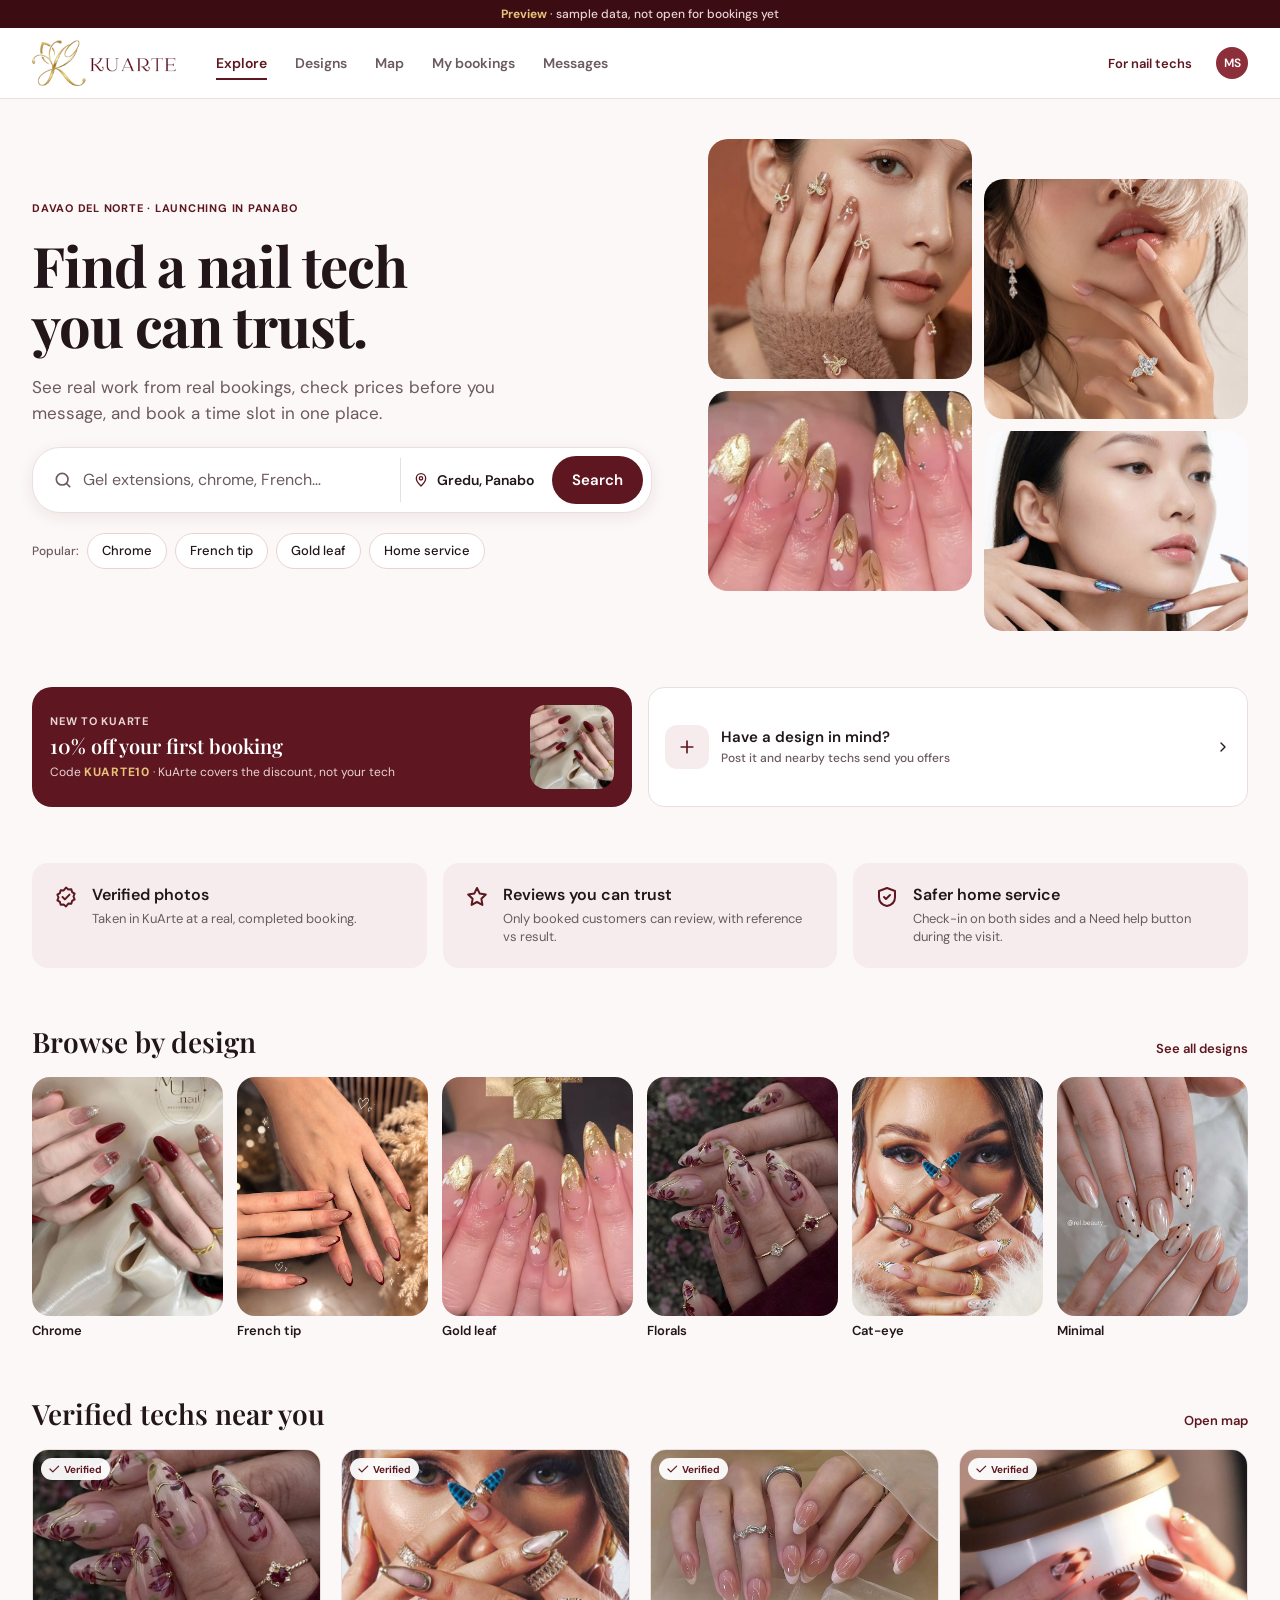
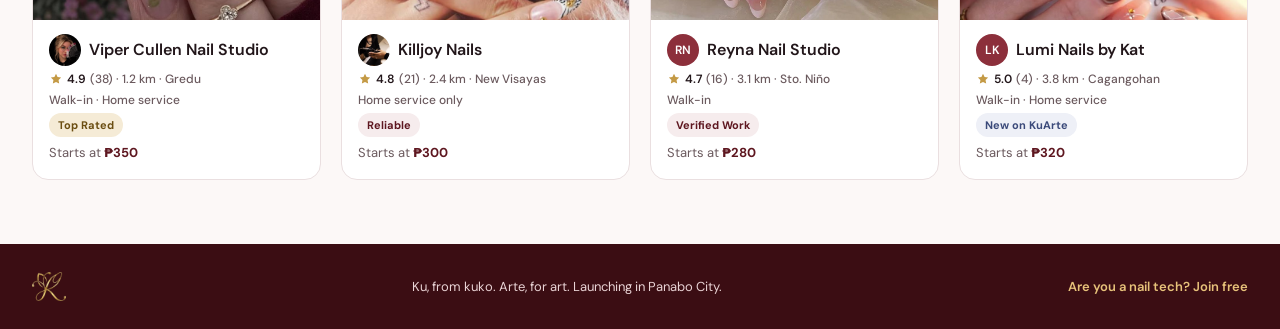
<file: index.html>
<!doctype html>
<html lang="en">
<head>
<meta charset="utf-8">
<meta name="viewport" content="width=device-width, initial-scale=1, viewport-fit=cover">
<title>KuArte · Find a nail tech you can trust</title>
<meta name="description" content="Book verified nail technicians in Panabo City by design, price and distance.">
<meta name="theme-color" content="#5E1720">
<link rel="icon" href="./assets/photos/favicon-64.png" type="image/png">
<link rel="apple-touch-icon" href="./assets/photos/apple-touch-icon.png">
<link rel="preconnect" href="https://fonts.googleapis.com">
<link rel="preconnect" href="https://fonts.gstatic.com" crossorigin>
<link href="https://fonts.googleapis.com/css2?family=DM+Sans:wght@400;500;600;700&amp;family=Marcellus&amp;family=Playfair+Display:wght@600;700&amp;display=swap" rel="stylesheet">
<link rel="stylesheet" href="./kuarte.css">
<link rel="stylesheet" href="./app.css">
</head>
<body class="pg-home">
<div class="pv"><span><b>Preview</b> · sample data, not open for bookings yet</span></div>
<header class="hd"><div class="in">
  <a href="index.html" aria-label="KuArte home"><img class="logo" src="assets/photos/logo-h.png" alt="KuArte" width="138" height="44"></a>
  <nav class="hnav only-l" aria-label="Main"><a href="index.html" class="on" aria-current="page">Explore</a><a href="designs.html">Designs</a><a href="map.html">Map</a><a href="#" data-soon="My bookings">My bookings</a><a href="#" data-soon="Messages">Messages</a></nav>
  <span class="sp"></span>
  <a class="lnk only-l" href="#" data-soon="Nail tech sign-up">For nail techs</a>
  <span class="av s only-l" aria-hidden="true">MS</span>
  <a class="ib only-s" href="#" data-soon="Notifications" aria-label="Notifications"><svg class="i" viewBox="0 0 24 24" aria-hidden="true"><path d="M6 9a6 6 0 0 1 12 0c0 6 2 7 2 7H4s2-1 2-7"/><path d="M10 20a2 2 0 0 0 4 0"/></svg></a>
</div></header>
<main class="wrap">

  <section class="hero">
    <div class="hero-txt">
      <span class="lbl wine">Davao del Norte · launching in Panabo</span>
      <h1 class="hero-h">Find a nail tech<br>you can trust.</h1>
      <p class="hero-p">See real work from real bookings, check prices before you message, and book a time slot in one place.</p>
      <form class="sbox" action="map.html" method="get" role="search">
        <label class="f"><svg class="i" viewBox="0 0 24 24" aria-hidden="true"><circle cx="11" cy="11" r="7"/><path d="m20 20-3.5-3.5"/></svg><input type="search" name="q" placeholder="Gel extensions, chrome, French…" aria-label="Search techs, designs, services" enterkeyhint="search" autocomplete="off"></label>
        <span class="loc"><svg class="i s wine" viewBox="0 0 24 24" aria-hidden="true"><path d="M12 21s-7-6.2-7-11.5a7 7 0 0 1 14 0C19 14.8 12 21 12 21z"/><circle cx="12" cy="9.5" r="2.5"/></svg>Gredu, Panabo</span>
        <button class="btn bp" type="submit">Search</button>
      </form>
      <div class="pop"><span class="cap" style="flex: none">Popular:</span><a class="chip" href="designs.html?f=Chrome">Chrome</a><a class="chip" href="designs.html?f=French+tip">French tip</a><a class="chip" href="designs.html?f=Gold+leaf">Gold leaf</a><a class="chip" href="map.html?where=home">Home service</a></div>
    </div>
    <div class="collage only-l" aria-hidden="true">
      <div class="ph"><img src="assets/photos/model-1.jpg" alt=""></div>
      <div class="ph"><img src="assets/photos/model-2.jpg" alt=""></div>
      <div class="ph"><img src="assets/photos/gold-leaf-tips.jpg" alt=""></div>
      <div class="ph"><img src="assets/photos/model-3.jpg" alt=""></div>
    </div>
  </section>

  <section class="duo" aria-label="Offers">
    <div class="promo">
      <div class="col grow" style="gap: 6px">
        <span class="lbl" style="color: #E9D3D5">New to KuArte</span>
        <p class="promo-t">10% off your first booking</p>
        <p style="font-size: 12px; color: #E9D3D5">Code <b style="color: #E7C27A; letter-spacing: .06em">KUARTE10</b> · KuArte covers the discount, not your tech</p>
      </div>
      <div class="ph"><img src="assets/photos/burgundy-gloss.jpg" alt="Burgundy gloss almond nails"></div>
    </div>
    <a class="card post" href="#" data-soon="Post a design">
      <span class="ic"><svg class="i" viewBox="0 0 24 24" aria-hidden="true"><path d="M12 5v14M5 12h14"/></svg></span>
      <span class="col grow" style="gap: 2px"><span class="ttl" style="font-size: 15px">Have a design in mind?</span><span class="cap">Post it and nearby techs send you offers</span></span>
      <svg class="i s" viewBox="0 0 24 24" aria-hidden="true"><path d="m9 18 6-6-6-6"/></svg>
    </a>
  </section>

  <section class="trust" aria-label="Why KuArte">
    <div class="tint"><svg class="i l wine" viewBox="0 0 24 24" aria-hidden="true"><path d="M12 2.5l2.3 1.9 3-.2.8 2.9 2.5 1.6-1.1 2.8 1.1 2.8-2.5 1.6-.8 2.9-3-.2L12 21.5l-2.3-1.9-3 .2-.8-2.9-2.5-1.6 1.1-2.8L3.4 9.7l2.5-1.6.8-2.9 3 .2z"/><path d="m8.5 12 2.4 2.4 4.6-4.8"/></svg><div class="col" style="gap: 4px"><span class="ttl">Verified photos</span><span class="sm">Taken in KuArte at a real, completed booking.</span></div></div>
    <div class="tint"><svg class="i l wine" viewBox="0 0 24 24" aria-hidden="true"><path d="m12 3 2.7 5.6 6.1.9-4.4 4.3 1 6.1L12 17l-5.4 2.9 1-6.1L3.2 9.5l6.1-.9z"/></svg><div class="col" style="gap: 4px"><span class="ttl">Reviews you can trust</span><span class="sm">Only booked customers can review, with reference vs result.</span></div></div>
    <div class="tint"><svg class="i l wine" viewBox="0 0 24 24" aria-hidden="true"><path d="M12 3l8 3v6c0 5-3.5 8-8 9-4.5-1-8-4-8-9V6z"/><path d="m9 12 2 2 4-4"/></svg><div class="col" style="gap: 4px"><span class="ttl">Safer home service</span><span class="sm">Check-in on both sides and a Need help button during the visit.</span></div></div>
  </section>

  <section class="sec">
    <div class="sec-h"><h2 class="sec-t">Browse by design</h2><a class="lnk" href="designs.html">See all designs</a></div>
    <div class="dz"><a href="designs.html?f=Chrome"><div class="ph"><img src="assets/photos/burgundy-gloss.jpg" alt="" loading="lazy"></div><span class="sm strong">Chrome</span></a><a href="designs.html?f=French+tip"><div class="ph"><img src="assets/photos/outline-french.jpg" alt="" loading="lazy"></div><span class="sm strong">French tip</span></a><a href="designs.html?f=Gold+leaf"><div class="ph"><img src="assets/photos/gold-leaf-tips.jpg" alt="" loading="lazy"></div><span class="sm strong">Gold leaf</span></a><a href="designs.html?f=Florals"><div class="ph"><img src="assets/photos/rose-florals.jpg" alt="" loading="lazy"></div><span class="sm strong">Florals</span></a><a href="designs.html?f=Cat-eye"><div class="ph"><img src="assets/photos/sapphire-chrome.jpg" alt="" loading="lazy"></div><span class="sm strong">Cat-eye</span></a><a href="designs.html?f=Minimal"><div class="ph"><img src="assets/photos/milky-dots.jpg" alt="" loading="lazy"></div><span class="sm strong">Minimal</span></a></div>
  </section>

  <section class="sec">
    <div class="sec-h"><h2 class="sec-t">Verified techs near you</h2><a class="lnk" href="map.html">Open map</a></div>
    <div class="techs">
      <a class="card tc" href="#" data-soon="Tech profiles">
        <div class="ph"><img src="assets/photos/rose-florals.jpg" alt="Work by Viper Cullen Nail Studio" loading="lazy"><span class="ver"><svg class="i xs" viewBox="0 0 24 24" aria-hidden="true"><path d="m5 12 5 5L20 7"/></svg>Verified</span></div>
        <div class="tb">
          <span class="row" style="gap: 8px"><span class="av s ph-av"><img src="assets/photos/tech-viper.jpg" alt=""></span><span class="ttl">Viper Cullen Nail Studio</span></span>
          <span class="row cap" style="gap: 4px"><svg class="i xs f" viewBox="0 0 24 24" style="color: #C49A45" aria-hidden="true"><path d="m12 3 2.7 5.6 6.1.9-4.4 4.3 1 6.1L12 17l-5.4 2.9 1-6.1L3.2 9.5l6.1-.9z"/></svg><b class="strong">4.9</b> (38) · 1.2 km · Gredu</span>
          <span class="cap">Walk-in · Home service</span>
          <div class="wrap-row" style="gap: 4px"><span class="badge gold">Top Rated</span></div>
          <span class="sm" style="margin-top: auto; padding-top: 2px">Starts at <b class="price">₱350</b></span>
        </div>
      </a>
      <a class="card tc" href="#" data-soon="Tech profiles">
        <div class="ph"><img src="assets/photos/sapphire-chrome.jpg" alt="Work by Killjoy Nails" loading="lazy"><span class="ver"><svg class="i xs" viewBox="0 0 24 24" aria-hidden="true"><path d="m5 12 5 5L20 7"/></svg>Verified</span></div>
        <div class="tb">
          <span class="row" style="gap: 8px"><span class="av s ph-av"><img src="assets/photos/tech-killjoy.jpg" alt=""></span><span class="ttl">Killjoy Nails</span></span>
          <span class="row cap" style="gap: 4px"><svg class="i xs f" viewBox="0 0 24 24" style="color: #C49A45" aria-hidden="true"><path d="m12 3 2.7 5.6 6.1.9-4.4 4.3 1 6.1L12 17l-5.4 2.9 1-6.1L3.2 9.5l6.1-.9z"/></svg><b class="strong">4.8</b> (21) · 2.4 km · New Visayas</span>
          <span class="cap">Home service only</span>
          <div class="wrap-row" style="gap: 4px"><span class="badge ">Reliable</span></div>
          <span class="sm" style="margin-top: auto; padding-top: 2px">Starts at <b class="price">₱300</b></span>
        </div>
      </a>
      <a class="card tc" href="#" data-soon="Tech profiles">
        <div class="ph"><img src="assets/photos/soft-french.jpg" alt="Work by Reyna Nail Studio" loading="lazy"><span class="ver"><svg class="i xs" viewBox="0 0 24 24" aria-hidden="true"><path d="m5 12 5 5L20 7"/></svg>Verified</span></div>
        <div class="tb">
          <span class="row" style="gap: 8px"><span class="av s">RN</span><span class="ttl">Reyna Nail Studio</span></span>
          <span class="row cap" style="gap: 4px"><svg class="i xs f" viewBox="0 0 24 24" style="color: #C49A45" aria-hidden="true"><path d="m12 3 2.7 5.6 6.1.9-4.4 4.3 1 6.1L12 17l-5.4 2.9 1-6.1L3.2 9.5l6.1-.9z"/></svg><b class="strong">4.7</b> (16) · 3.1 km · Sto. Niño</span>
          <span class="cap">Walk-in</span>
          <div class="wrap-row" style="gap: 4px"><span class="badge ">Verified Work</span></div>
          <span class="sm" style="margin-top: auto; padding-top: 2px">Starts at <b class="price">₱280</b></span>
        </div>
      </a>
      <a class="card tc" href="#" data-soon="Tech profiles">
        <div class="ph"><img src="assets/photos/cafe-dots.jpg" alt="Work by Lumi Nails by Kat" loading="lazy"><span class="ver"><svg class="i xs" viewBox="0 0 24 24" aria-hidden="true"><path d="m5 12 5 5L20 7"/></svg>Verified</span></div>
        <div class="tb">
          <span class="row" style="gap: 8px"><span class="av s">LK</span><span class="ttl">Lumi Nails by Kat</span></span>
          <span class="row cap" style="gap: 4px"><svg class="i xs f" viewBox="0 0 24 24" style="color: #C49A45" aria-hidden="true"><path d="m12 3 2.7 5.6 6.1.9-4.4 4.3 1 6.1L12 17l-5.4 2.9 1-6.1L3.2 9.5l6.1-.9z"/></svg><b class="strong">5.0</b> (4) · 3.8 km · Cagangohan</span>
          <span class="cap">Walk-in · Home service</span>
          <div class="wrap-row" style="gap: 4px"><span class="badge new">New on KuArte</span></div>
          <span class="sm" style="margin-top: auto; padding-top: 2px">Starts at <b class="price">₱320</b></span>
        </div>
      </a>
    </div>
  </section>
</main>
<footer class="ft"><div class="in"><img class="mk" src="assets/photos/mark.png" alt="" width="34" height="29"><span>Ku, from kuko. Arte, for art. Launching in Panabo City.</span><a class="lnk" href="#" data-soon="Nail tech sign-up" style="color: #E7C27A">Are you a nail tech? Join free</a></div></footer>
<nav class="tabbar only-s" aria-label="Main"><a href="index.html" class="on" aria-current="page"><svg class="i" viewBox="0 0 24 24" aria-hidden="true"><path d="M3 10.5 12 3l9 7.5V20a1 1 0 0 1-1 1h-5v-6h-6v6H4a1 1 0 0 1-1-1z"/></svg>Home</a><a href="designs.html"><svg class="i" viewBox="0 0 24 24" aria-hidden="true"><rect x="3" y="3" width="7" height="7" rx="2"/><rect x="14" y="3" width="7" height="7" rx="2"/><rect x="3" y="14" width="7" height="7" rx="2"/><rect x="14" y="14" width="7" height="7" rx="2"/></svg>Designs</a><a href="map.html"><svg class="i" viewBox="0 0 24 24" aria-hidden="true"><path d="M9 4 3 6v14l6-2 6 2 6-2V4l-6 2z"/><path d="M9 4v14M15 6v14"/></svg>Map</a><a href="#" data-soon="My bookings"><svg class="i" viewBox="0 0 24 24" aria-hidden="true"><rect x="3" y="5" width="18" height="16" rx="2"/><path d="M3 10h18M8 3v4M16 3v4"/></svg>Bookings</a><a href="#" data-soon="Accounts"><svg class="i" viewBox="0 0 24 24" aria-hidden="true"><circle cx="12" cy="8" r="4"/><path d="M4 21a8 8 0 0 1 16 0"/></svg>Account</a></nav>

<script src="./app-data.js"></script>
<script src="./app.js"></script>
</body>
</html>
</file>
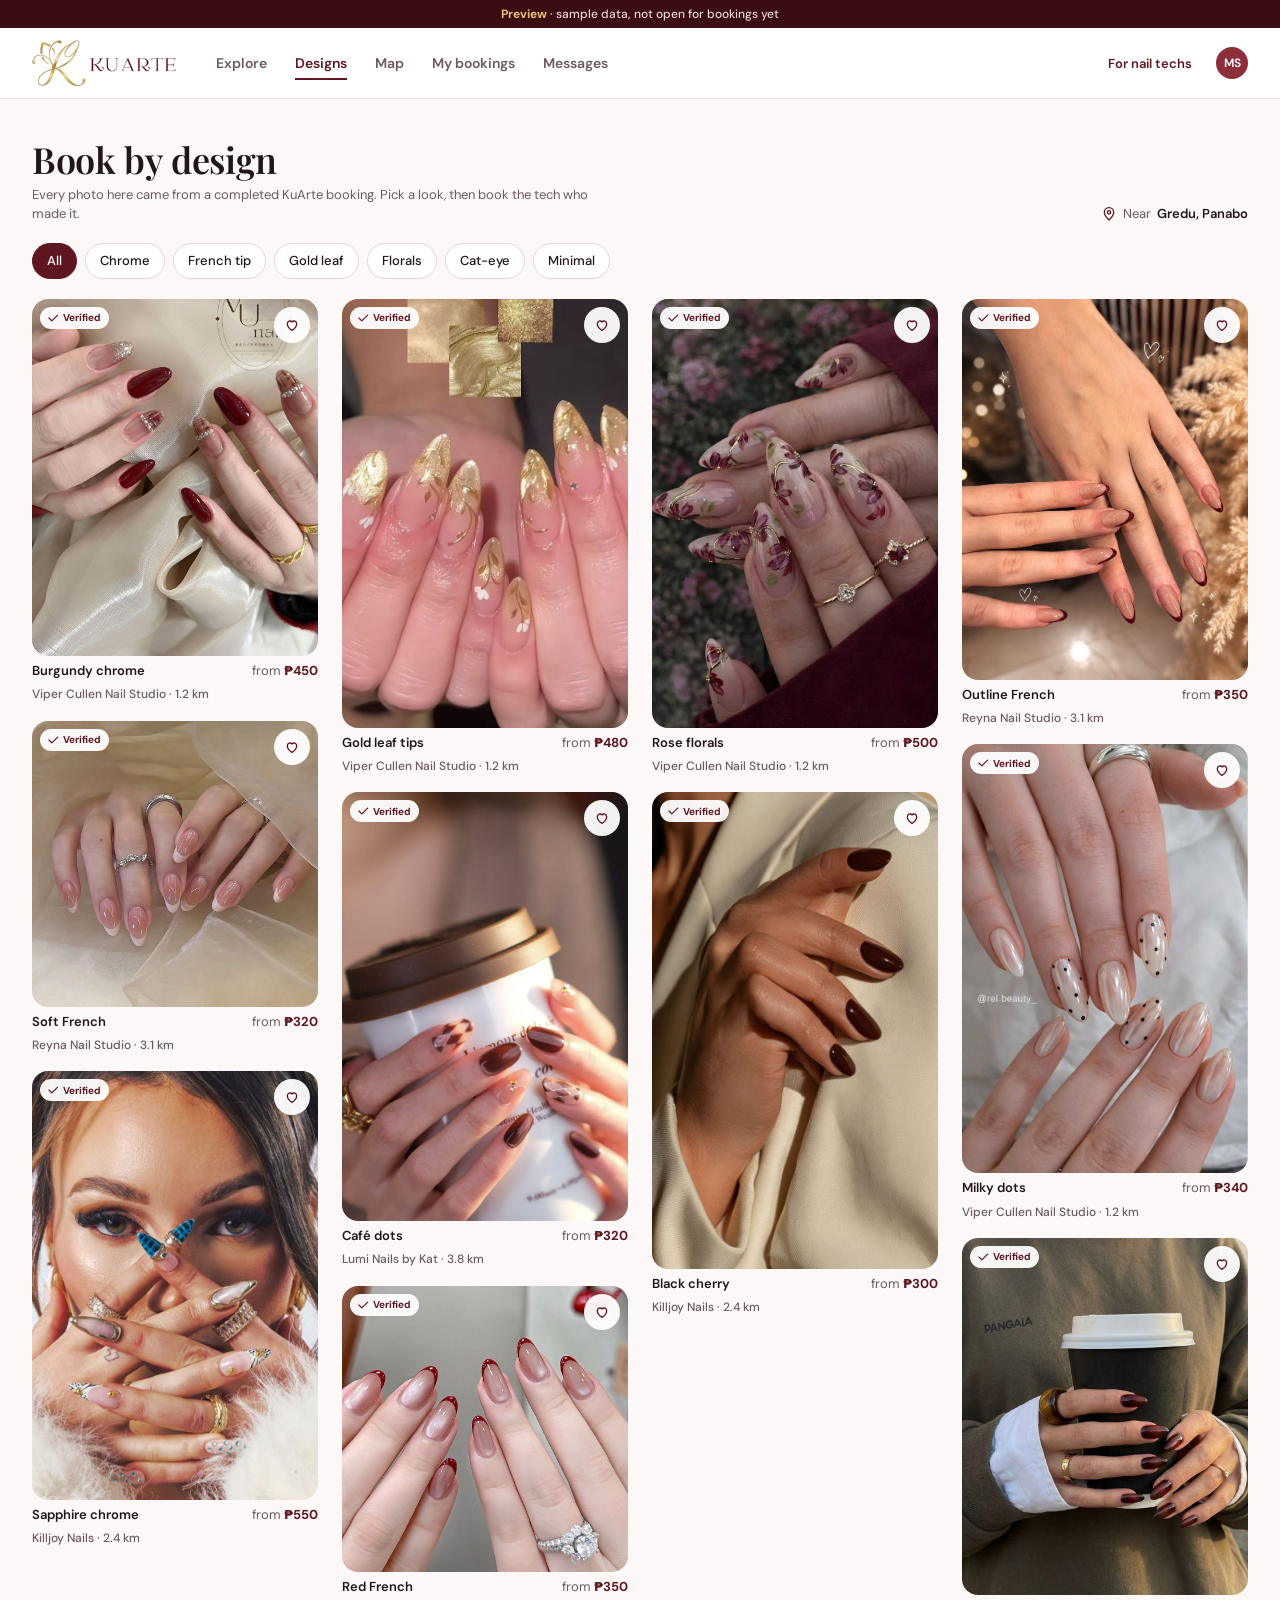
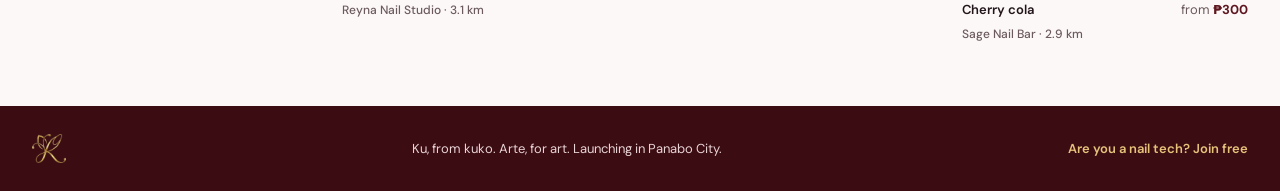
<file: designs.html>
<!doctype html>
<html lang="en">
<head>
<meta charset="utf-8">
<meta name="viewport" content="width=device-width, initial-scale=1, viewport-fit=cover">
<title>KuArte · Book by design</title>
<meta name="description" content="Browse nail designs from completed KuArte bookings.">
<meta name="theme-color" content="#5E1720">
<link rel="icon" href="./assets/photos/favicon-64.png" type="image/png">
<link rel="apple-touch-icon" href="./assets/photos/apple-touch-icon.png">
<link rel="preconnect" href="https://fonts.googleapis.com">
<link rel="preconnect" href="https://fonts.gstatic.com" crossorigin>
<link href="https://fonts.googleapis.com/css2?family=DM+Sans:wght@400;500;600;700&amp;family=Marcellus&amp;family=Playfair+Display:wght@600;700&amp;display=swap" rel="stylesheet">
<link rel="stylesheet" href="./kuarte.css">
<link rel="stylesheet" href="./app.css">
</head>
<body class="pg-designs">
<div class="pv"><span><b>Preview</b> · sample data, not open for bookings yet</span></div>
<header class="hd"><div class="in">
  <a href="index.html" aria-label="KuArte home"><img class="logo" src="assets/photos/logo-h.png" alt="KuArte" width="138" height="44"></a>
  <nav class="hnav only-l" aria-label="Main"><a href="index.html">Explore</a><a href="designs.html" class="on" aria-current="page">Designs</a><a href="map.html">Map</a><a href="#" data-soon="My bookings">My bookings</a><a href="#" data-soon="Messages">Messages</a></nav>
  <span class="sp"></span>
  <a class="lnk only-l" href="#" data-soon="Nail tech sign-up">For nail techs</a>
  <span class="av s only-l" aria-hidden="true">MS</span>
  <a class="ib only-s" href="#" data-soon="Notifications" aria-label="Notifications"><svg class="i" viewBox="0 0 24 24" aria-hidden="true"><path d="M6 9a6 6 0 0 1 12 0c0 6 2 7 2 7H4s2-1 2-7"/><path d="M10 20a2 2 0 0 0 4 0"/></svg></a>
</div></header>
<main class="wrap">

  <section class="sec" style="gap: 20px">
    <div class="dhead2">
      <div class="col" style="gap: 6px"><h1 class="page-t">Book by design</h1><p class="sm" style="max-width: 560px">Every photo here came from a completed KuArte booking. Pick a look, then book the tech who made it.</p></div>
      <span class="row sm" style="gap: 6px"><svg class="i s wine" viewBox="0 0 24 24" aria-hidden="true"><path d="M12 21s-7-6.2-7-11.5a7 7 0 0 1 14 0C19 14.8 12 21 12 21z"/><circle cx="12" cy="9.5" r="2.5"/></svg>Near <b class="strong">Gredu, Panabo</b></span>
    </div>
    <div class="chips" role="group" aria-label="Filter by style"><button class="chip" type="button" data-f="All" aria-pressed="false">All</button><button class="chip" type="button" data-f="Chrome" aria-pressed="false">Chrome</button><button class="chip" type="button" data-f="French tip" aria-pressed="false">French tip</button><button class="chip" type="button" data-f="Gold leaf" aria-pressed="false">Gold leaf</button><button class="chip" type="button" data-f="Florals" aria-pressed="false">Florals</button><button class="chip" type="button" data-f="Cat-eye" aria-pressed="false">Cat-eye</button><button class="chip" type="button" data-f="Minimal" aria-pressed="false">Minimal</button></div>
    <div class="mason">
      <article class="tile" data-tag="Chrome">
        <a href="#" data-soon="Design details">
          <div class="ph" style="aspect-ratio: 4 / 5"><img src="assets/photos/burgundy-gloss.jpg" alt="Burgundy chrome by Viper Cullen Nail Studio" loading="lazy"><span class="ver"><svg class="i xs" viewBox="0 0 24 24" aria-hidden="true"><path d="m5 12 5 5L20 7"/></svg>Verified</span></div>
          <div class="meta"><span class="sm strong">Burgundy chrome</span><span class="sm" style="white-space: nowrap">from <b class="price">₱450</b></span></div>
          <span class="cap">Viper Cullen Nail Studio · 1.2 km</span>
        </a>
        <button class="fav" type="button" aria-label="Save Burgundy chrome" aria-pressed="false"><svg class="i s" viewBox="0 0 24 24" aria-hidden="true"><path d="M12 20s-7-4.4-7-10a4 4 0 0 1 7-2.6A4 4 0 0 1 19 10c0 5.6-7 10-7 10z"/></svg></button>
      </article>
      <article class="tile" data-tag="French tip">
        <a href="#" data-soon="Design details">
          <div class="ph" style="aspect-ratio: 1 / 1"><img src="assets/photos/soft-french.jpg" alt="Soft French by Reyna Nail Studio" loading="lazy"><span class="ver"><svg class="i xs" viewBox="0 0 24 24" aria-hidden="true"><path d="m5 12 5 5L20 7"/></svg>Verified</span></div>
          <div class="meta"><span class="sm strong">Soft French</span><span class="sm" style="white-space: nowrap">from <b class="price">₱320</b></span></div>
          <span class="cap">Reyna Nail Studio · 3.1 km</span>
        </a>
        <button class="fav" type="button" aria-label="Save Soft French" aria-pressed="false"><svg class="i s" viewBox="0 0 24 24" aria-hidden="true"><path d="M12 20s-7-4.4-7-10a4 4 0 0 1 7-2.6A4 4 0 0 1 19 10c0 5.6-7 10-7 10z"/></svg></button>
      </article>
      <article class="tile" data-tag="Chrome,Cat-eye">
        <a href="#" data-soon="Design details">
          <div class="ph" style="aspect-ratio: 2 / 3"><img src="assets/photos/sapphire-chrome.jpg" alt="Sapphire chrome by Killjoy Nails" loading="lazy"><span class="ver"><svg class="i xs" viewBox="0 0 24 24" aria-hidden="true"><path d="m5 12 5 5L20 7"/></svg>Verified</span></div>
          <div class="meta"><span class="sm strong">Sapphire chrome</span><span class="sm" style="white-space: nowrap">from <b class="price">₱550</b></span></div>
          <span class="cap">Killjoy Nails · 2.4 km</span>
        </a>
        <button class="fav" type="button" aria-label="Save Sapphire chrome" aria-pressed="false"><svg class="i s" viewBox="0 0 24 24" aria-hidden="true"><path d="M12 20s-7-4.4-7-10a4 4 0 0 1 7-2.6A4 4 0 0 1 19 10c0 5.6-7 10-7 10z"/></svg></button>
      </article>
      <article class="tile" data-tag="Gold leaf">
        <a href="#" data-soon="Design details">
          <div class="ph" style="aspect-ratio: 2 / 3"><img src="assets/photos/gold-leaf-tips.jpg" alt="Gold leaf tips by Viper Cullen Nail Studio" loading="lazy"><span class="ver"><svg class="i xs" viewBox="0 0 24 24" aria-hidden="true"><path d="m5 12 5 5L20 7"/></svg>Verified</span></div>
          <div class="meta"><span class="sm strong">Gold leaf tips</span><span class="sm" style="white-space: nowrap">from <b class="price">₱480</b></span></div>
          <span class="cap">Viper Cullen Nail Studio · 1.2 km</span>
        </a>
        <button class="fav" type="button" aria-label="Save Gold leaf tips" aria-pressed="false"><svg class="i s" viewBox="0 0 24 24" aria-hidden="true"><path d="M12 20s-7-4.4-7-10a4 4 0 0 1 7-2.6A4 4 0 0 1 19 10c0 5.6-7 10-7 10z"/></svg></button>
      </article>
      <article class="tile" data-tag="Minimal">
        <a href="#" data-soon="Design details">
          <div class="ph" style="aspect-ratio: 2 / 3"><img src="assets/photos/cafe-dots.jpg" alt="Café dots by Lumi Nails by Kat" loading="lazy"><span class="ver"><svg class="i xs" viewBox="0 0 24 24" aria-hidden="true"><path d="m5 12 5 5L20 7"/></svg>Verified</span></div>
          <div class="meta"><span class="sm strong">Café dots</span><span class="sm" style="white-space: nowrap">from <b class="price">₱320</b></span></div>
          <span class="cap">Lumi Nails by Kat · 3.8 km</span>
        </a>
        <button class="fav" type="button" aria-label="Save Café dots" aria-pressed="false"><svg class="i s" viewBox="0 0 24 24" aria-hidden="true"><path d="M12 20s-7-4.4-7-10a4 4 0 0 1 7-2.6A4 4 0 0 1 19 10c0 5.6-7 10-7 10z"/></svg></button>
      </article>
      <article class="tile" data-tag="French tip">
        <a href="#" data-soon="Design details">
          <div class="ph" style="aspect-ratio: 1 / 1"><img src="assets/photos/red-french.jpg" alt="Red French by Reyna Nail Studio" loading="lazy"><span class="ver"><svg class="i xs" viewBox="0 0 24 24" aria-hidden="true"><path d="m5 12 5 5L20 7"/></svg>Verified</span></div>
          <div class="meta"><span class="sm strong">Red French</span><span class="sm" style="white-space: nowrap">from <b class="price">₱350</b></span></div>
          <span class="cap">Reyna Nail Studio · 3.1 km</span>
        </a>
        <button class="fav" type="button" aria-label="Save Red French" aria-pressed="false"><svg class="i s" viewBox="0 0 24 24" aria-hidden="true"><path d="M12 20s-7-4.4-7-10a4 4 0 0 1 7-2.6A4 4 0 0 1 19 10c0 5.6-7 10-7 10z"/></svg></button>
      </article>
      <article class="tile" data-tag="Florals">
        <a href="#" data-soon="Design details">
          <div class="ph" style="aspect-ratio: 2 / 3"><img src="assets/photos/rose-florals.jpg" alt="Rose florals by Viper Cullen Nail Studio" loading="lazy"><span class="ver"><svg class="i xs" viewBox="0 0 24 24" aria-hidden="true"><path d="m5 12 5 5L20 7"/></svg>Verified</span></div>
          <div class="meta"><span class="sm strong">Rose florals</span><span class="sm" style="white-space: nowrap">from <b class="price">₱500</b></span></div>
          <span class="cap">Viper Cullen Nail Studio · 1.2 km</span>
        </a>
        <button class="fav" type="button" aria-label="Save Rose florals" aria-pressed="false"><svg class="i s" viewBox="0 0 24 24" aria-hidden="true"><path d="M12 20s-7-4.4-7-10a4 4 0 0 1 7-2.6A4 4 0 0 1 19 10c0 5.6-7 10-7 10z"/></svg></button>
      </article>
      <article class="tile" data-tag="Minimal">
        <a href="#" data-soon="Design details">
          <div class="ph" style="aspect-ratio: 3 / 5"><img src="assets/photos/black-cherry.jpg" alt="Black cherry by Killjoy Nails" loading="lazy"><span class="ver"><svg class="i xs" viewBox="0 0 24 24" aria-hidden="true"><path d="m5 12 5 5L20 7"/></svg>Verified</span></div>
          <div class="meta"><span class="sm strong">Black cherry</span><span class="sm" style="white-space: nowrap">from <b class="price">₱300</b></span></div>
          <span class="cap">Killjoy Nails · 2.4 km</span>
        </a>
        <button class="fav" type="button" aria-label="Save Black cherry" aria-pressed="false"><svg class="i s" viewBox="0 0 24 24" aria-hidden="true"><path d="M12 20s-7-4.4-7-10a4 4 0 0 1 7-2.6A4 4 0 0 1 19 10c0 5.6-7 10-7 10z"/></svg></button>
      </article>
      <article class="tile" data-tag="French tip">
        <a href="#" data-soon="Design details">
          <div class="ph" style="aspect-ratio: 3 / 4"><img src="assets/photos/outline-french.jpg" alt="Outline French by Reyna Nail Studio" loading="lazy"><span class="ver"><svg class="i xs" viewBox="0 0 24 24" aria-hidden="true"><path d="m5 12 5 5L20 7"/></svg>Verified</span></div>
          <div class="meta"><span class="sm strong">Outline French</span><span class="sm" style="white-space: nowrap">from <b class="price">₱350</b></span></div>
          <span class="cap">Reyna Nail Studio · 3.1 km</span>
        </a>
        <button class="fav" type="button" aria-label="Save Outline French" aria-pressed="false"><svg class="i s" viewBox="0 0 24 24" aria-hidden="true"><path d="M12 20s-7-4.4-7-10a4 4 0 0 1 7-2.6A4 4 0 0 1 19 10c0 5.6-7 10-7 10z"/></svg></button>
      </article>
      <article class="tile" data-tag="Minimal">
        <a href="#" data-soon="Design details">
          <div class="ph" style="aspect-ratio: 2 / 3"><img src="assets/photos/milky-dots.jpg" alt="Milky dots by Viper Cullen Nail Studio" loading="lazy"><span class="ver"><svg class="i xs" viewBox="0 0 24 24" aria-hidden="true"><path d="m5 12 5 5L20 7"/></svg>Verified</span></div>
          <div class="meta"><span class="sm strong">Milky dots</span><span class="sm" style="white-space: nowrap">from <b class="price">₱340</b></span></div>
          <span class="cap">Viper Cullen Nail Studio · 1.2 km</span>
        </a>
        <button class="fav" type="button" aria-label="Save Milky dots" aria-pressed="false"><svg class="i s" viewBox="0 0 24 24" aria-hidden="true"><path d="M12 20s-7-4.4-7-10a4 4 0 0 1 7-2.6A4 4 0 0 1 19 10c0 5.6-7 10-7 10z"/></svg></button>
      </article>
      <article class="tile" data-tag="Minimal">
        <a href="#" data-soon="Design details">
          <div class="ph" style="aspect-ratio: 4 / 5"><img src="assets/photos/cherry-cola.jpg" alt="Cherry cola by Sage Nail Bar" loading="lazy"><span class="ver"><svg class="i xs" viewBox="0 0 24 24" aria-hidden="true"><path d="m5 12 5 5L20 7"/></svg>Verified</span></div>
          <div class="meta"><span class="sm strong">Cherry cola</span><span class="sm" style="white-space: nowrap">from <b class="price">₱300</b></span></div>
          <span class="cap">Sage Nail Bar · 2.9 km</span>
        </a>
        <button class="fav" type="button" aria-label="Save Cherry cola" aria-pressed="false"><svg class="i s" viewBox="0 0 24 24" aria-hidden="true"><path d="M12 20s-7-4.4-7-10a4 4 0 0 1 7-2.6A4 4 0 0 1 19 10c0 5.6-7 10-7 10z"/></svg></button>
      </article>
    </div>
    <div class="card empty" id="empty" hidden><p class="ttl">No designs in this style yet</p><p class="sm">Try another style, or post your own design.</p></div>
  </section>
</main>
<footer class="ft"><div class="in"><img class="mk" src="assets/photos/mark.png" alt="" width="34" height="29"><span>Ku, from kuko. Arte, for art. Launching in Panabo City.</span><a class="lnk" href="#" data-soon="Nail tech sign-up" style="color: #E7C27A">Are you a nail tech? Join free</a></div></footer>
<nav class="tabbar only-s" aria-label="Main"><a href="index.html"><svg class="i" viewBox="0 0 24 24" aria-hidden="true"><path d="M3 10.5 12 3l9 7.5V20a1 1 0 0 1-1 1h-5v-6h-6v6H4a1 1 0 0 1-1-1z"/></svg>Home</a><a href="designs.html" class="on" aria-current="page"><svg class="i" viewBox="0 0 24 24" aria-hidden="true"><rect x="3" y="3" width="7" height="7" rx="2"/><rect x="14" y="3" width="7" height="7" rx="2"/><rect x="3" y="14" width="7" height="7" rx="2"/><rect x="14" y="14" width="7" height="7" rx="2"/></svg>Designs</a><a href="map.html"><svg class="i" viewBox="0 0 24 24" aria-hidden="true"><path d="M9 4 3 6v14l6-2 6 2 6-2V4l-6 2z"/><path d="M9 4v14M15 6v14"/></svg>Map</a><a href="#" data-soon="My bookings"><svg class="i" viewBox="0 0 24 24" aria-hidden="true"><rect x="3" y="5" width="18" height="16" rx="2"/><path d="M3 10h18M8 3v4M16 3v4"/></svg>Bookings</a><a href="#" data-soon="Accounts"><svg class="i" viewBox="0 0 24 24" aria-hidden="true"><circle cx="12" cy="8" r="4"/><path d="M4 21a8 8 0 0 1 16 0"/></svg>Account</a></nav>

<script src="./app-data.js"></script>
<script src="./app.js"></script>
</body>
</html>
</file>
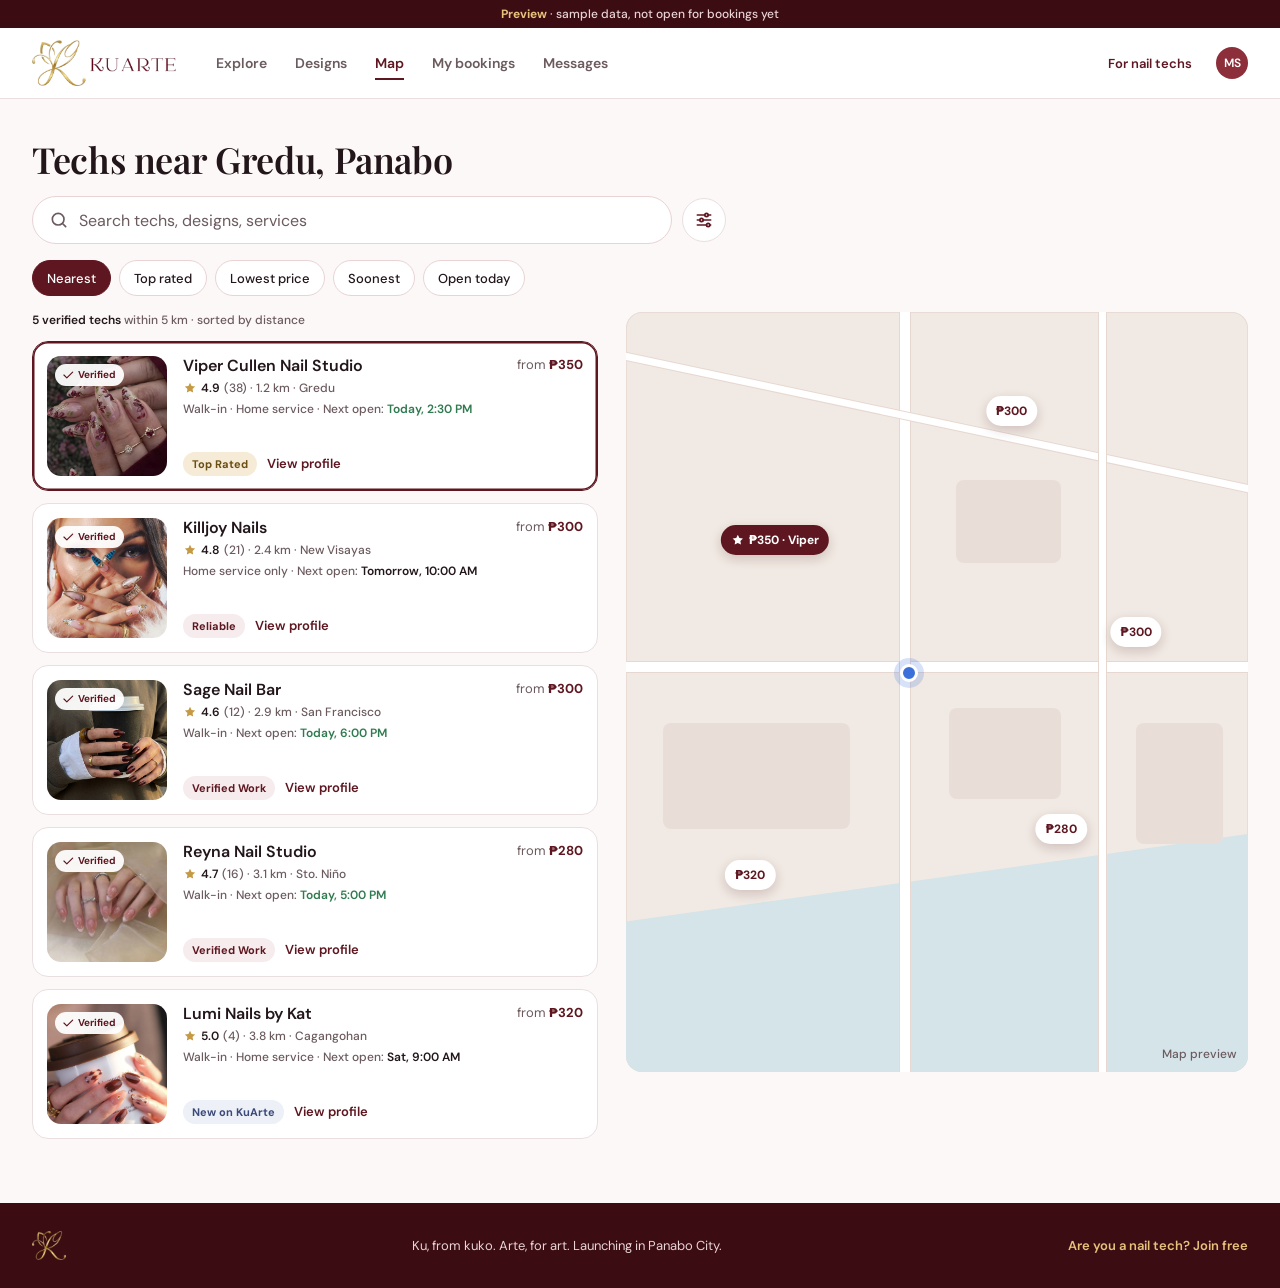
<file: map.html>
<!doctype html>
<html lang="en">
<head>
<meta charset="utf-8">
<meta name="viewport" content="width=device-width, initial-scale=1, viewport-fit=cover">
<title>KuArte · Techs near you</title>
<meta name="description" content="Verified nail technicians near you in Panabo City.">
<meta name="theme-color" content="#5E1720">
<link rel="icon" href="./assets/photos/favicon-64.png" type="image/png">
<link rel="apple-touch-icon" href="./assets/photos/apple-touch-icon.png">
<link rel="preconnect" href="https://fonts.googleapis.com">
<link rel="preconnect" href="https://fonts.gstatic.com" crossorigin>
<link href="https://fonts.googleapis.com/css2?family=DM+Sans:wght@400;500;600;700&amp;family=Marcellus&amp;family=Playfair+Display:wght@600;700&amp;display=swap" rel="stylesheet">
<link rel="stylesheet" href="./kuarte.css">
<link rel="stylesheet" href="./app.css">
</head>
<body class="pg-search">
<div class="pv"><span><b>Preview</b> · sample data, not open for bookings yet</span></div>
<header class="hd"><div class="in">
  <a href="index.html" aria-label="KuArte home"><img class="logo" src="assets/photos/logo-h.png" alt="KuArte" width="138" height="44"></a>
  <nav class="hnav only-l" aria-label="Main"><a href="index.html">Explore</a><a href="designs.html">Designs</a><a href="map.html" class="on" aria-current="page">Map</a><a href="#" data-soon="My bookings">My bookings</a><a href="#" data-soon="Messages">Messages</a></nav>
  <span class="sp"></span>
  <a class="lnk only-l" href="#" data-soon="Nail tech sign-up">For nail techs</a>
  <span class="av s only-l" aria-hidden="true">MS</span>
  <a class="ib only-s" href="#" data-soon="Notifications" aria-label="Notifications"><svg class="i" viewBox="0 0 24 24" aria-hidden="true"><path d="M6 9a6 6 0 0 1 12 0c0 6 2 7 2 7H4s2-1 2-7"/><path d="M10 20a2 2 0 0 0 4 0"/></svg></a>
</div></header>
<main class="wrap">

  <section class="sec" style="gap: 16px">
    <h1 class="page-t only-l">Techs near Gredu, Panabo</h1>
    <div class="mtop">
      <form class="search" action="map.html" method="get" role="search"><svg class="i" viewBox="0 0 24 24" aria-hidden="true"><circle cx="11" cy="11" r="7"/><path d="m20 20-3.5-3.5"/></svg><input type="search" name="q" placeholder="Search techs, designs, services" aria-label="Search" enterkeyhint="search" autocomplete="off"></form>
      <a class="ib" id="fbtn" href="#" data-soon="More filters" aria-label="Filters"><svg class="i" viewBox="0 0 24 24" aria-hidden="true"><path d="M4 6h9M17 6h3M4 12h3M11 12h9M4 18h11M19 18h1"/><circle cx="15" cy="6" r="2"/><circle cx="9" cy="12" r="2"/><circle cx="17" cy="18" r="2"/></svg></a>
    </div>
    <div class="chips" role="group" aria-label="Sort and filter">
      <button class="chip on" type="button" data-sort="near" aria-pressed="true">Nearest</button>
      <button class="chip" type="button" data-sort="top" aria-pressed="false">Top rated</button>
      <button class="chip" type="button" data-sort="low" aria-pressed="false">Lowest price</button>
      <button class="chip" type="button" data-sort="soon" aria-pressed="false">Soonest</button>
      <button class="chip" type="button" data-today aria-pressed="false">Open today</button>
    </div>
    <div class="fon" id="fon" hidden></div>
    <div class="split">
      <div class="mapcol">
        <div class="map mapbox" role="group" aria-label="Map of nearby techs">
          <div class="water" style="left: -10%; top: 74%; width: 130%; height: 40%; transform: rotate(-8deg)"></div>
          <div class="road" style="left: 0; top: 46%; width: 100%; height: 10px"></div>
          <div class="road" style="left: 44%; top: 0; width: 10px; height: 100%"></div>
          <div class="road" style="left: -5%; top: 14%; width: 110%; height: 7px; transform: rotate(12deg)"></div>
          <div class="road" style="left: 76%; top: 0; width: 7px; height: 100%"></div>
          <div class="blk" style="left: 6%; top: 54%; width: 30%; height: 14%"></div>
          <div class="blk" style="left: 52%; top: 52%; width: 18%; height: 12%"></div>
          <div class="blk" style="left: 53%; top: 22%; width: 17%; height: 11%"></div>
          <div class="blk" style="left: 82%; top: 54%; width: 14%; height: 16%"></div>
          <span class="me" style="left: 45.5%; top: 47.5%" title="You are here"></span>
          <div id="pins"></div>
          <span class="cap" style="position: absolute; right: 12px; bottom: 10px">Map preview</span>
        </div>
      </div>
      <div class="col" style="gap: 12px">
        <p class="cap" id="count" aria-live="polite"></p>
        <div class="list" id="list"></div>
      </div>
    </div>
  </section>
</main>
<footer class="ft"><div class="in"><img class="mk" src="assets/photos/mark.png" alt="" width="34" height="29"><span>Ku, from kuko. Arte, for art. Launching in Panabo City.</span><a class="lnk" href="#" data-soon="Nail tech sign-up" style="color: #E7C27A">Are you a nail tech? Join free</a></div></footer>
<nav class="tabbar only-s" aria-label="Main"><a href="index.html"><svg class="i" viewBox="0 0 24 24" aria-hidden="true"><path d="M3 10.5 12 3l9 7.5V20a1 1 0 0 1-1 1h-5v-6h-6v6H4a1 1 0 0 1-1-1z"/></svg>Home</a><a href="designs.html"><svg class="i" viewBox="0 0 24 24" aria-hidden="true"><rect x="3" y="3" width="7" height="7" rx="2"/><rect x="14" y="3" width="7" height="7" rx="2"/><rect x="3" y="14" width="7" height="7" rx="2"/><rect x="14" y="14" width="7" height="7" rx="2"/></svg>Designs</a><a href="map.html" class="on" aria-current="page"><svg class="i" viewBox="0 0 24 24" aria-hidden="true"><path d="M9 4 3 6v14l6-2 6 2 6-2V4l-6 2z"/><path d="M9 4v14M15 6v14"/></svg>Map</a><a href="#" data-soon="My bookings"><svg class="i" viewBox="0 0 24 24" aria-hidden="true"><rect x="3" y="5" width="18" height="16" rx="2"/><path d="M3 10h18M8 3v4M16 3v4"/></svg>Bookings</a><a href="#" data-soon="Accounts"><svg class="i" viewBox="0 0 24 24" aria-hidden="true"><circle cx="12" cy="8" r="4"/><path d="M4 21a8 8 0 0 1 16 0"/></svg>Account</a></nav>

<script src="./app-data.js"></script>
<script src="./app.js"></script>
</body>
</html>
</file>
<file: kuarte.css>
/* KuArte: shared tokens + components */
:root{
  --wine9:#3B0D13;--wine7:#5E1720;--wine5:#8C2F3B;
  --blush4:#C9A2A6;--blush2:#E9D3D5;--blush1:#F6ECED;--cream:#FCF8F7;--white:#FFFFFF;
  --gold:#C49A45;--ink9:#22161A;--ink6:#6B5A5E;--ink4:#A3959A;--line:#EADFE0;
  --ok:#2F7A4E;--okbg:#E3F2E8;--warn:#8A5212;--warnbg:#FBEFD9;--bad:#B42335;--badbg:#FBE4E6;
  --serif:'Playfair Display',Georgia,serif;--sans:'DM Sans',system-ui,sans-serif;--mark:'Marcellus',Georgia,serif;
}
*{box-sizing:border-box}
body{margin:0;font-family:var(--sans);color:var(--ink9);background:var(--cream);-webkit-font-smoothing:antialiased}
h1,h2,h3,p{margin:0}
a{color:inherit}
button{font-family:var(--sans)}

/* icons */
svg.i{width:20px;height:20px;fill:none;stroke:currentColor;stroke-width:2;stroke-linecap:round;stroke-linejoin:round;flex:none}
svg.i.s{width:16px;height:16px}
svg.i.xs{width:14px;height:14px}
svg.i.l{width:24px;height:24px}
svg.i.f{fill:currentColor;stroke:none}

/* type */
.wm{font-family:var(--mark);font-size:24px;letter-spacing:.16em;color:var(--wine7);line-height:1;text-decoration:none}
.disp{font:700 30px/1.15 var(--serif);letter-spacing:-.01em}
.h1{font:600 22px/1.2 var(--serif)}
.h2{font:600 19px/1.25 var(--serif)}
.ttl{font-size:16px;font-weight:600;line-height:1.3}
.body{font-size:15px;line-height:1.5}
.sm{font-size:13px;line-height:1.4;color:var(--ink6)}
.cap{font-size:12px;font-weight:500;line-height:1.35;color:var(--ink6)}
.lbl{font-size:11px;font-weight:700;letter-spacing:.07em;text-transform:uppercase;color:var(--ink6)}
.wine{color:var(--wine7)}
.strong{font-weight:600;color:var(--ink9)}
.price{font-weight:700;color:var(--wine7)}

/* layout */
.row{display:flex;align-items:center;gap:8px}
.col{display:flex;flex-direction:column;gap:8px}
.between{justify-content:space-between}
.wrap-row{display:flex;flex-wrap:wrap;gap:8px}
.grow{flex:1;min-width:0}
.hr{height:1px;background:var(--line);flex:none}

/* mobile screen shell */
.scr{width:390px;height:844px;background:var(--cream);display:flex;flex-direction:column;overflow:hidden;position:relative}
.scroll{flex:1;overflow:hidden;display:flex;flex-direction:column;gap:20px;padding:4px 20px 24px}
.top{display:flex;align-items:center;gap:12px;padding:20px 20px 12px;flex:none}
.top .h1{flex:1}
.ib{width:44px;height:44px;border-radius:22px;display:inline-flex;align-items:center;justify-content:center;border:1px solid var(--line);background:var(--white);color:var(--wine7);text-decoration:none;flex:none;cursor:pointer}
.ib.dark{background:var(--wine7);border-color:var(--wine7);color:var(--white)}
.foot{flex:none;padding:12px 20px 28px;background:var(--white);border-top:1px solid var(--line);display:flex;flex-direction:column;gap:10px}

/* bottom nav */
.nav{flex:none;display:flex;justify-content:space-around;padding:8px 8px 26px;background:var(--white);border-top:1px solid var(--line)}
.nav a{display:flex;flex-direction:column;align-items:center;gap:4px;font-size:11px;font-weight:600;color:var(--ink6);text-decoration:none;min-width:60px;padding-top:6px;position:relative}
.nav a.on{color:var(--wine7)}
.nav a.on::before{content:"";position:absolute;top:-9px;width:28px;height:3px;border-radius:2px;background:var(--wine7)}
.dot{position:absolute;top:2px;right:16px;width:8px;height:8px;border-radius:4px;background:var(--bad);border:2px solid var(--white)}

/* buttons */
.btn{display:inline-flex;align-items:center;justify-content:center;gap:8px;min-height:48px;padding:0 20px;border-radius:24px;font:600 15px var(--sans);text-decoration:none;border:0;cursor:pointer;white-space:nowrap}
.btn.sm{min-height:40px;padding:0 16px;font-size:14px;border-radius:20px}
.bp{background:var(--wine7);color:var(--white)}
.bs{background:var(--white);color:var(--wine7);box-shadow:inset 0 0 0 1.5px var(--wine7)}
.bg{background:var(--blush1);color:var(--wine7)}
.bd{background:var(--white);color:var(--bad);box-shadow:inset 0 0 0 1.5px var(--bad)}
.bgold{background:var(--gold);color:var(--wine9)}
.full{width:100%}
.lnk{font-size:13px;font-weight:600;color:var(--wine7);text-decoration:none}

/* surfaces */
.card{background:var(--white);border:1px solid var(--line);border-radius:16px}
.pad{padding:16px}
.pad-l{padding:24px}
.tint{background:var(--blush1);border-radius:16px}
.shadow{box-shadow:0 4px 16px rgba(59,13,19,.08)}

/* chips, badges, pills */
.chip{display:inline-flex;align-items:center;gap:6px;min-height:36px;padding:0 14px;border-radius:18px;border:1px solid var(--blush2);background:var(--white);font-size:13px;font-weight:500;color:var(--ink9);white-space:nowrap;text-decoration:none;cursor:pointer}
.chip.on{background:var(--wine7);border-color:var(--wine7);color:var(--white)}
.badge{display:inline-flex;align-items:center;gap:4px;height:24px;padding:0 9px;border-radius:12px;background:var(--blush1);color:var(--wine7);font-size:11px;font-weight:700;white-space:nowrap}
.badge.gold{background:#F5EBD6;color:#6B4E12}
.badge.new{background:#EEF0F7;color:#3B4A7A}
.pill{display:inline-flex;align-items:center;gap:4px;height:24px;padding:0 10px;border-radius:12px;font-size:11px;font-weight:700;white-space:nowrap}
.ok{background:var(--okbg);color:var(--ok)}
.wait{background:var(--warnbg);color:var(--warn)}
.bad{background:var(--badbg);color:var(--bad)}
.info{background:var(--blush1);color:var(--wine7)}

/* photos */
.ph{position:relative;border-radius:14px;overflow:hidden;background:var(--blush2);flex:none}
.ph img{width:100%;height:100%;object-fit:cover;display:block}
.ver{position:absolute;left:8px;top:8px;display:inline-flex;gap:3px;align-items:center;height:22px;padding:0 8px 0 6px;border-radius:11px;background:rgba(255,255,255,.94);color:var(--wine7);font-size:10px;font-weight:700}
.ph .tagx{position:absolute;left:8px;bottom:8px;display:inline-flex;align-items:center;height:22px;padding:0 8px;border-radius:11px;background:rgba(34,22,26,.72);color:var(--white);font-size:10px;font-weight:600}
.ph .fav{position:absolute;right:8px;top:8px;width:32px;height:32px;border-radius:16px;background:rgba(255,255,255,.94);color:var(--wine7);display:flex;align-items:center;justify-content:center}

/* avatars */
.av{border-radius:50%;display:inline-flex;align-items:center;justify-content:center;font-weight:600;color:var(--white);background:var(--wine5);flex:none;width:44px;height:44px;font-size:15px}
.av.l{width:88px;height:88px;font-size:28px;font-family:var(--serif)}
.av.s{width:32px;height:32px;font-size:12px}
.av.b{background:#B7697A}.av.c{background:#7A5A3A}.av.d{background:#4D6B5A}.av.e{background:#5A5F8C}

/* inputs */
.search{display:flex;align-items:center;gap:10px;min-height:48px;padding:0 16px;border-radius:24px;background:var(--white);border:1px solid var(--blush2);color:var(--ink6);font-size:15px;text-decoration:none;flex:1;min-width:0}
.search input,.search-bare input{flex:1;min-width:0;height:46px;border:0;padding:0;background:transparent;font:500 16px var(--sans);color:var(--ink9);outline:none;-webkit-appearance:none;appearance:none}
.search input::placeholder,.search-bare input::placeholder{color:var(--ink6);font-weight:400}
.search input::-webkit-search-cancel-button,.search-bare input::-webkit-search-cancel-button{-webkit-appearance:none}
.search:focus-within{border-color:var(--wine5);box-shadow:0 0 0 3px rgba(140,47,59,.12)}
.field{display:flex;flex-direction:column;gap:6px}
.field label,.flabel{font-size:13px;font-weight:600;color:var(--ink9)}
.inp{min-height:48px;border-radius:12px;border:1px solid var(--blush2);background:var(--white);padding:0 14px;font:15px var(--sans);color:var(--ink9);width:100%;display:flex;align-items:center}
.inp.ph-t{color:var(--ink6)}
textarea.inp{padding:12px 14px;min-height:96px;resize:none}
.otp{display:flex;gap:10px}
.otp span{width:48px;height:56px;border-radius:12px;border:1px solid var(--blush2);background:var(--white);display:flex;align-items:center;justify-content:center;font:600 22px var(--sans)}
.otp span.on{border:2px solid var(--wine7)}
.check{width:22px;height:22px;border-radius:6px;border:1.5px solid var(--blush4);background:var(--white);display:inline-flex;align-items:center;justify-content:center;flex:none;color:var(--white)}
.check.on{background:var(--wine7);border-color:var(--wine7)}
.radio{width:22px;height:22px;border-radius:11px;border:1.5px solid var(--blush4);background:var(--white);flex:none;position:relative}
.radio.on{border:6px solid var(--wine7)}
.tog{width:44px;height:26px;border-radius:13px;background:var(--blush2);position:relative;flex:none}
.tog::after{content:"";position:absolute;top:3px;left:3px;width:20px;height:20px;border-radius:10px;background:var(--white);box-shadow:0 1px 3px rgba(0,0,0,.2)}
.tog.on{background:var(--wine7)}
.tog.on::after{transform:translateX(18px)}

/* selectable rows / options */
.opt{display:flex;align-items:center;gap:12px;padding:14px 16px;background:var(--white);border:1px solid var(--line);border-radius:14px;text-decoration:none;cursor:pointer}
.opt.on{border:1.5px solid var(--wine7);background:#FFFBFB}
.seg{display:flex;gap:4px;padding:4px;background:var(--blush1);border-radius:14px}
.seg a,.seg span,.seg button{flex:1;min-height:40px;border-radius:10px;display:flex;align-items:center;justify-content:center;gap:6px;font-size:13px;font-weight:600;color:var(--ink6);text-decoration:none}
.seg button{background:transparent;color:var(--ink6);border:0;cursor:pointer;font:600 13px var(--sans)}
.seg .on{background:var(--white);color:var(--wine7);box-shadow:0 1px 4px rgba(59,13,19,.1)}

/* time slots + calendar */
.slots{display:grid;grid-template-columns:repeat(3,minmax(0,1fr));gap:8px}
.slot{min-height:44px;border-radius:12px;border:1px solid var(--blush2);background:var(--white);display:flex;align-items:center;justify-content:center;font-size:13px;font-weight:600;cursor:pointer}
.slot.on{background:var(--wine7);color:var(--white);border-color:var(--wine7)}
.slot.off{background:var(--blush1);color:var(--ink4);border-color:transparent;text-decoration:line-through}
.cal{display:grid;grid-template-columns:repeat(7,minmax(0,1fr));gap:4px;text-align:center}
.cal .dow{font-size:11px;font-weight:700;color:var(--ink6);padding:4px 0}
.cal .d{height:40px;border-radius:20px;display:flex;align-items:center;justify-content:center;font-size:14px;font-weight:600;position:relative;cursor:pointer}
.cal .d.past{color:var(--ink4);font-weight:400;cursor:default}
.cal .d.full{color:var(--ink4);text-decoration:line-through;cursor:default}
.cal .d.on{background:var(--wine7);color:var(--white)}
.cal .d.today{box-shadow:inset 0 0 0 1.5px var(--wine7)}
.cal .d.avail::after{content:"";position:absolute;bottom:5px;width:4px;height:4px;border-radius:2px;background:var(--ok)}
.cal .d.on.avail::after{background:var(--white)}

/* steps */
.steps{display:flex;gap:6px}
.steps i{flex:1;height:4px;border-radius:2px;background:var(--blush2)}
.steps i.on{background:var(--wine7)}

/* timeline */
.tl{display:flex;flex-direction:column}
.tl .st{display:flex;gap:12px;position:relative;padding-bottom:18px}
.tl .st:last-child{padding-bottom:0}
.tl .st::before{content:"";position:absolute;left:11px;top:26px;bottom:2px;width:2px;background:var(--blush2)}
.tl .st:last-child::before{display:none}
.tl .st.done::before{background:var(--wine7)}
.tl .k{width:24px;height:24px;border-radius:12px;flex:none;display:flex;align-items:center;justify-content:center;background:var(--white);border:2px solid var(--blush2);color:var(--white)}
.tl .done .k{background:var(--wine7);border-color:var(--wine7)}
.tl .now .k{border-color:var(--wine7);background:var(--white)}
.tl .now .k::after{content:"";width:10px;height:10px;border-radius:5px;background:var(--wine7)}

/* map placeholder */
.map{position:relative;overflow:hidden;background:#F1E9E3;border-radius:16px;box-shadow:inset 0 0 0 1px #E8DCD5}
.map .road{position:absolute;background:#FFFFFF;box-shadow:0 0 0 1px #E6D8D0}
.map .blk{position:absolute;background:#E9DED7;border-radius:8px}
.map .water{position:absolute;background:#D5E4E8}
.pin{position:absolute;display:flex;align-items:center;gap:4px;padding:0 10px;height:30px;border-radius:15px;background:var(--white);color:var(--wine7);font-size:12px;font-weight:700;box-shadow:0 4px 12px rgba(59,13,19,.18);white-space:nowrap}
.pin.on{background:var(--wine7);color:var(--white)}
.me{position:absolute;width:18px;height:18px;border-radius:9px;background:#3B6FD9;border:3px solid var(--white);box-shadow:0 0 0 6px rgba(59,111,217,.2)}

/* chat */
.bub{max-width:76%;padding:10px 14px;border-radius:18px;font-size:14px;line-height:1.45}
.bub.in{background:var(--white);border:1px solid var(--line);border-bottom-left-radius:6px;align-self:flex-start}
.bub.out{background:var(--wine7);color:var(--white);border-bottom-right-radius:6px;align-self:flex-end}
.warnbox{display:flex;gap:10px;padding:12px 14px;border-radius:14px;background:var(--warnbg);color:var(--warn);font-size:12px;line-height:1.45}

/* bars */
.bar{height:8px;border-radius:4px;background:var(--blush1);overflow:hidden}
.bar i{display:block;height:100%;background:var(--wine7);border-radius:4px}
.spark{display:flex;align-items:flex-end;gap:6px;height:96px}
.spark i{flex:1;background:var(--blush2);border-radius:6px 6px 2px 2px}
.spark i.on{background:var(--wine7)}

/* sheet (bottom drawer) */
.scrim{position:absolute;inset:0;background:rgba(34,22,26,.45)}
.sheet{position:absolute;left:0;right:0;bottom:0;background:var(--white);border-radius:24px 24px 0 0;display:flex;flex-direction:column}
.grab{width:40px;height:4px;border-radius:2px;background:var(--blush2);margin:10px auto 4px}

/* ============ desktop ============ */
.dpage{min-height:100%;background:var(--cream);display:flex;flex-direction:column}
.dhead{background:var(--white);border-bottom:1px solid var(--line)}
.dhead .in{max-width:1280px;margin:0 auto;padding:16px 32px;display:flex;flex-wrap:wrap;align-items:center;gap:16px 32px}
.dnav{display:flex;flex-wrap:wrap;gap:4px 24px}
.dnav a{font-size:14px;font-weight:600;color:var(--ink6);text-decoration:none;padding:8px 0}
.dnav a.on{color:var(--wine7);box-shadow:inset 0 -2px 0 var(--wine7)}
.dwrap{max-width:1280px;width:100%;margin:0 auto;padding:32px;display:flex;flex-direction:column;gap:32px}
.dsplit{display:flex;flex-wrap:wrap;gap:32px;align-items:flex-start}
.dmain{flex:999 1 560px;min-width:0;display:flex;flex-direction:column;gap:24px}
.dside{flex:1 1 340px;min-width:0;display:flex;flex-direction:column;gap:16px}
.dside.w{flex:1 1 420px}
.dgrid{display:grid;grid-template-columns:repeat(auto-fill,minmax(220px,1fr));gap:20px}
.dgrid.s{grid-template-columns:repeat(auto-fill,minmax(170px,1fr));gap:12px}
.dgrid.l{grid-template-columns:repeat(auto-fill,minmax(300px,1fr))}
.dtitle{font:600 34px/1.15 var(--serif);letter-spacing:-.01em}
.ddisp{font:700 52px/1.08 var(--serif);letter-spacing:-.02em}
.dfoot{margin-top:auto;background:var(--wine9);color:var(--blush2)}
.dfoot .in{max-width:1280px;margin:0 auto;padding:28px 32px;display:flex;flex-wrap:wrap;gap:16px 40px;align-items:center;justify-content:space-between;font-size:13px}
.dtable{width:100%;border-collapse:collapse;font-size:14px}
.dtable th{text-align:left;font-size:11px;letter-spacing:.07em;text-transform:uppercase;color:var(--ink6);font-weight:700;padding:12px 16px;border-bottom:1px solid var(--line)}
.dtable td{padding:14px 16px;border-bottom:1px solid var(--line);vertical-align:middle}
.tbox{overflow-x:auto}
.crumb{display:flex;align-items:center;gap:6px;font-size:13px;color:var(--ink6)}
.crumb a{color:var(--ink6);text-decoration:none}
.stack-m{display:flex;flex-wrap:wrap;gap:16px}

/* ============ interaction + motion layer ============
   Easing: strong ease-out for responses, iOS drawer curve for sheets.
   Only transform, opacity and colors animate. Durations stay under 250ms
   except the sheet entrance (seen once per visit). */
:root{--ease-out:cubic-bezier(.23,1,.32,1);--ease-drawer:cubic-bezier(.32,.72,0,1)}
html{-webkit-tap-highlight-color:transparent}

/* numbers line up in prices, times, dates and tables */
.price,.slot,.cal,.otp,.dtable,.tl .cap,.spark,.pin{font-variant-numeric:tabular-nums}

/* selection + press feedback */
.btn,.ib,.chip,.slot,.opt,.seg a,.seg button,.cal .d,.check,.lnk,a.card,a.ph,.nav a,.dnav a{
  transition:background-color 150ms ease,border-color 150ms ease,color 150ms ease,box-shadow 150ms ease,transform 160ms var(--ease-out)}
.tog::after{transition:transform 200ms var(--ease-out)}
.tog{transition:background-color 200ms ease}
.btn:active,.ib:active,.chip:active,.seg button:active,.slot:not(.off):active,.cal .d:not(.past):not(.full):active{transform:scale(.97)}
.opt:active,a.card:active,a.ph:active{transform:scale(.985)}
.ph img{transition:transform 300ms var(--ease-out)}
.banner{transition:background-color 240ms ease,border-color 240ms ease}

/* hover only where a real pointer exists */
@media (hover:hover) and (pointer:fine){
  .btn.bp:hover{background:var(--wine9)}
  .btn.bs:hover,.btn.bd:hover{background:var(--blush1)}
  .btn.bg:hover{background:var(--blush2)}
  .btn.bgold:hover{background:#D3AB58}
  .ib:hover{background:var(--blush1)}
  .ib.dark:hover{background:var(--wine9)}
  .chip:not(.on):hover,.opt:not(.on):hover{border-color:var(--blush4)}
  .slot:not(.off):not(.on):hover{border-color:var(--wine5)}
  .seg button:not(.on):hover{color:var(--wine7)}
  .cal .d:not(.past):not(.full):not(.on):hover{background:var(--blush1)!important}
  a.card:hover{box-shadow:0 6px 20px rgba(59,13,19,.10)}
  a.ph:hover img,a:hover>.ph img{transform:scale(1.04)}
  .lnk:hover{text-decoration:underline;text-underline-offset:3px}
  .nav a:hover,.dnav a:hover{color:var(--wine7)}
}

/* keyboard focus is always visible */
:focus{outline:none}
:focus-visible{outline:2px solid var(--wine5);outline-offset:2px;border-radius:inherit}

/* entrances: sheet slides from its edge, dialogs settle in place */
@keyframes k-sheet{from{transform:translateY(100%)}}
@keyframes k-fade{from{opacity:0}}
@keyframes k-pop{from{opacity:0;transform:scale(.96)}}
.sheet{animation:k-sheet 420ms var(--ease-drawer) both}
.scrim{animation:k-fade 300ms ease both}
[role="dialog"]{animation:k-pop 220ms var(--ease-out) both}

@media (prefers-reduced-motion:reduce){
  .sheet,[role="dialog"]{animation:k-fade 200ms ease both}
  .btn:active,.ib:active,.chip:active,.seg button:active,.slot:active,.cal .d:active,.opt:active,a.card:active,a.ph:active{transform:none}
  .tog::after,.ph img{transition:none}
  a.ph:hover img,a:hover>.ph img{transform:none}
}

/* link-styled buttons keep their own text color on hover (pages set a:hover{color:inherit}) */
a.btn.bp,a.btn.bp:hover{color:var(--white)}
a.btn.bs,a.btn.bs:hover,a.btn.bg,a.btn.bg:hover{color:var(--wine7)}
a.btn.bd,a.btn.bd:hover{color:var(--bad)}
a.btn.bgold,a.btn.bgold:hover{color:var(--wine9)}
</file>
<file: app.css>
/* KuArte responsive pages: one layout per page.
   Phones < 600px · tablets 600–899px · laptops 900px and up. */
[hidden] { display: none !important; }
img { max-width: 100%; }
html { scroll-padding-top: 88px; }
body { background: var(--cream); min-height: 100vh; display: flex; flex-direction: column; }
a:hover { color: inherit; }
.muted { color: var(--ink6); }
@media (max-width: 899px) { .only-l { display: none !important; } }
@media (min-width: 900px) { .only-s { display: none !important; } }

/* preview strip */
.pv { background: var(--wine9); color: var(--blush2); font: 500 12px var(--sans); text-align: center; padding: 6px 16px; display: flex; flex-wrap: wrap; justify-content: center; gap: 2px 20px; }
.pv-l { display: flex; gap: 14px; }
.pv a { color: var(--white); font-weight: 600; text-decoration: none; }
.pv b { color: #E7C27A; font-weight: 700; }

/* header */
.hd { position: sticky; top: 0; z-index: 30; background: rgba(255, 255, 255, .94); backdrop-filter: saturate(1.4) blur(10px); -webkit-backdrop-filter: saturate(1.4) blur(10px); border-bottom: 1px solid var(--line); }
.hd .in { max-width: 1280px; margin: 0 auto; padding: 10px 16px; display: flex; align-items: center; gap: 16px; min-height: 64px; }
.hd .wm { font-size: 22px; }
.hnav { display: flex; gap: 28px; flex: 1; margin-left: 16px; }
.hnav a { font-size: 14px; font-weight: 600; color: var(--ink6); text-decoration: none; padding: 8px 0; }
.hnav a.on { color: var(--wine7); box-shadow: inset 0 -2px 0 var(--wine7); }
.hd .sp { flex: 1; }
@media (min-width: 600px) { .hd .in { padding: 10px 24px; } }
@media (min-width: 900px) { .hd .in { padding: 12px 32px; gap: 24px; } .hd .sp { display: none; } }

/* bottom tabs (phones and tablets) */
.tabbar { position: fixed; left: 0; right: 0; bottom: 0; z-index: 30; display: flex; justify-content: space-around; padding: 8px 8px calc(10px + env(safe-area-inset-bottom)); background: var(--white); border-top: 1px solid var(--line); }
.tabbar a { display: flex; flex-direction: column; align-items: center; gap: 4px; min-width: 56px; padding-top: 6px; font-size: 11px; font-weight: 600; color: var(--ink6); text-decoration: none; position: relative; transition: color 150ms ease; }
.tabbar a.on { color: var(--wine7); }
.tabbar a.on::before { content: ""; position: absolute; top: -9px; width: 28px; height: 3px; border-radius: 2px; background: var(--wine7); }
@media (max-width: 899px) { body { padding-bottom: 76px; } }

/* page frame */
.wrap { flex: 1; width: 100%; max-width: 1280px; margin: 0 auto; padding: 20px 16px 36px; display: flex; flex-direction: column; gap: 32px; }
@media (min-width: 600px) { .wrap { padding: 28px 24px 48px; gap: 40px; } }
@media (min-width: 900px) { .wrap { padding: 40px 32px 64px; gap: 56px; } }
.sec { display: flex; flex-direction: column; gap: 14px; }
.sec-h { display: flex; align-items: baseline; justify-content: space-between; gap: 12px; }
.sec-t { font: 600 20px/1.25 var(--serif); }
@media (min-width: 900px) { .sec { gap: 18px; } .sec-t { font-size: 28px; } }
.page-t { font: 600 26px/1.15 var(--serif); letter-spacing: -.01em; }
@media (min-width: 900px) { .page-t { font-size: 36px; } }

/* ---------- home ---------- */
.hero { display: grid; grid-template-columns: minmax(0, 1fr); gap: 32px; align-items: center; }
@media (min-width: 900px) { .hero { grid-template-columns: minmax(0, 1.5fr) minmax(0, 1fr); gap: 40px; } }
@media (min-width: 1200px) { .hero { grid-template-columns: minmax(0, 1.15fr) minmax(0, 1fr); gap: 56px; } }
.hero-txt { display: flex; flex-direction: column; gap: 16px; }
.hero-h { font: 700 clamp(32px, 7vw, 56px)/1.06 var(--serif); letter-spacing: -.02em; }
.hero-p { font-size: 15px; line-height: 1.55; color: var(--ink6); max-width: 520px; }
@media (min-width: 900px) { .hero-txt { gap: 20px; } .hero-p { font-size: 17px; } }

.sbox { display: flex; flex-wrap: wrap; align-items: center; gap: 6px; padding: 6px; background: var(--white); border: 1px solid var(--line); border-radius: 22px; box-shadow: 0 4px 16px rgba(59, 13, 19, .08); max-width: 640px; transition: border-color 150ms ease, box-shadow 150ms ease; }
.sbox:focus-within { border-color: var(--wine5); box-shadow: 0 0 0 3px rgba(140, 47, 59, .12), 0 4px 16px rgba(59, 13, 19, .08); }
.sbox .f { flex: 1 1 100%; min-width: 0; display: flex; align-items: center; gap: 10px; padding: 0 12px; min-height: 48px; color: var(--ink6); }
.sbox input { flex: 1; min-width: 0; height: 46px; border: 0; padding: 0; background: transparent; font: 500 16px var(--sans); color: var(--ink9); outline: none; -webkit-appearance: none; appearance: none; }
.sbox input::placeholder { color: var(--ink6); font-weight: 400; }
.sbox input::-webkit-search-cancel-button { -webkit-appearance: none; }
.sbox .loc { flex: 1; white-space: nowrap; display: flex; align-items: center; gap: 8px; padding: 0 12px; min-height: 44px; font-size: 14px; font-weight: 600; border-top: 1px solid var(--line); }
.sbox .btn { flex: none; }
@media (min-width: 600px) {
  .sbox { flex-wrap: nowrap; border-radius: 28px; padding: 8px; }
  .sbox .f { flex: 1 1 auto; }
  .sbox .loc { flex: none; border-top: 0; border-left: 1px solid var(--line); }
}
.pop { display: flex; gap: 8px; align-items: center; overflow-x: auto; scrollbar-width: none; margin: 0 -16px; padding: 2px 16px; }
.pop::-webkit-scrollbar { display: none; }
@media (min-width: 600px) { .pop { flex-wrap: wrap; overflow: visible; margin: 0; padding: 0; } }

.collage { display: grid; grid-template-columns: repeat(2, minmax(0, 1fr)); gap: 12px; }
.collage .ph { border-radius: 20px; }
.collage .ph:nth-child(1) { height: 240px; }
.collage .ph:nth-child(2) { height: 240px; margin-top: 40px; }
.collage .ph:nth-child(3) { height: 200px; margin-top: -40px; }
.collage .ph:nth-child(4) { height: 200px; }

.duo { display: grid; gap: 12px; }
@media (min-width: 600px) { .duo { grid-template-columns: repeat(2, minmax(0, 1fr)); gap: 16px; } }
.promo { display: flex; gap: 14px; align-items: center; padding: 18px; border-radius: 20px; background: var(--wine7); color: var(--white); }
.promo .ph { width: 84px; height: 84px; border-radius: 16px; }
.promo-t { font: 600 20px/1.2 var(--serif); }
.post { display: flex; gap: 12px; align-items: center; padding: 16px; text-decoration: none; }
.post .ic { width: 44px; height: 44px; border-radius: 12px; background: var(--blush1); color: var(--wine7); display: flex; align-items: center; justify-content: center; flex: none; }

.trust { display: grid; gap: 10px; }
@media (min-width: 600px) { .trust { grid-template-columns: repeat(3, minmax(0, 1fr)); gap: 16px; } }
.trust > div { display: flex; gap: 14px; padding: 16px 18px; }
@media (min-width: 900px) { .trust > div { padding: 22px; } }

.dz { display: grid; grid-template-columns: repeat(3, minmax(0, 1fr)); gap: 10px 10px; }
@media (min-width: 600px) { .dz { grid-template-columns: repeat(6, minmax(0, 1fr)); gap: 14px; } }
.dz a { display: flex; flex-direction: column; gap: 6px; text-decoration: none; }
.dz .ph { aspect-ratio: 1; }
@media (min-width: 900px) { .dz .ph { aspect-ratio: 4 / 5; border-radius: 18px; } }

.techs { display: grid; gap: 12px; }
@media (min-width: 600px) { .techs { grid-template-columns: repeat(2, minmax(0, 1fr)); gap: 16px; } }
@media (min-width: 900px) { .techs { grid-template-columns: repeat(4, minmax(0, 1fr)); gap: 20px; } }
.tc { display: flex; gap: 12px; padding: 12px; text-decoration: none; overflow: hidden; }
.tc .ph { width: 96px; height: 112px; }
.tc .tb { display: flex; flex-direction: column; gap: 5px; flex: 1; min-width: 0; }
@media (min-width: 600px) {
  .tc { flex-direction: column; padding: 0; gap: 0; }
  .tc .ph { width: 100%; height: 170px; border-radius: 0; }
  .tc .tb { padding: 14px 16px 16px; }
}

/* ---------- designs ---------- */
.dhead2 { display: flex; flex-wrap: wrap; justify-content: space-between; align-items: flex-end; gap: 8px 24px; }
.chips { display: flex; gap: 8px; overflow-x: auto; scrollbar-width: none; margin: 0 -16px; padding: 2px 16px; scroll-snap-type: x proximity; }
.chips::-webkit-scrollbar { display: none; }
.chips .chip { scroll-snap-align: start; }
@media (min-width: 600px) { .chips { flex-wrap: wrap; overflow: visible; margin: 0; padding: 0; } }
.mason { columns: 2; column-gap: 12px; }
@media (min-width: 600px) { .mason { columns: 3; column-gap: 16px; } }
@media (min-width: 1100px) { .mason { columns: 4; column-gap: 24px; } }
.tile { break-inside: avoid; display: flex; flex-direction: column; gap: 6px; margin-bottom: 18px; position: relative; }
.tile > a { display: flex; flex-direction: column; gap: 6px; text-decoration: none; }
.tile .ph { border-radius: 16px; }
.tile .meta { display: flex; flex-wrap: wrap; justify-content: space-between; gap: 0 8px; }
.tile .fav { position: absolute; right: 8px; top: 8px; width: 36px; height: 36px; border-radius: 18px; background: rgba(255, 255, 255, .94); color: var(--wine7); display: flex; align-items: center; justify-content: center; border: 0; cursor: pointer; padding: 0; transition: transform 160ms var(--ease-out), color 150ms ease; }
.tile .fav:active { transform: scale(.9); }
.tile .fav.on svg { fill: currentColor; }
.tile[hidden] { display: none; }
.empty { padding: 40px 16px; text-align: center; }

/* ---------- map ---------- */
.mtop { display: flex; gap: 10px; align-items: center; }
.mtop .search { max-width: 640px; }
.split { display: grid; grid-template-columns: minmax(0, 1fr); gap: 16px; }
@media (min-width: 900px) { .split { grid-template-columns: minmax(0, 1fr) minmax(0, 1.1fr); gap: 28px; align-items: start; } }
.mapbox { height: 260px; }
@media (min-width: 600px) { .mapbox { height: 340px; } }
@media (min-width: 900px) { .split .mapcol { position: sticky; top: 88px; order: 2; } .mapbox { height: calc(100vh - 130px); min-height: 480px; max-height: 760px; } }
.mapbox .pin { border: 0; cursor: pointer; font-family: var(--sans); transform: translate(-50%, -50%); transition: background-color 150ms ease, color 150ms ease, transform 160ms var(--ease-out); }
.mapbox .pin:active { transform: translate(-50%, -50%) scale(.95); }
.mapbox .pin.on { z-index: 2; }
.mapbox .me { transform: translate(-50%, -50%); }
.list { display: flex; flex-direction: column; gap: 12px; }
.lc { display: flex; gap: 14px; padding: 12px; cursor: pointer; text-align: left; transition: box-shadow 150ms ease, border-color 150ms ease, transform 160ms var(--ease-out); }
.lc.on { box-shadow: inset 0 0 0 1.5px var(--wine7); border-color: var(--wine7); }
.lc .ph { width: 88px; height: 88px; }
@media (min-width: 600px) { .lc { padding: 14px; gap: 16px; } .lc .ph { width: 120px; height: 120px; } }
.lc .tb { display: flex; flex-direction: column; gap: 4px; flex: 1; min-width: 0; }
.lc .go { margin-top: auto; align-self: flex-start; }

/* footer */
.ft { background: var(--wine9); color: var(--blush2); }
.ft .in { max-width: 1280px; margin: 0 auto; padding: 24px 16px; display: flex; flex-wrap: wrap; gap: 10px 32px; align-items: center; justify-content: space-between; font-size: 13px; }
@media (min-width: 900px) { .ft .in { padding: 28px 32px; } }

/* toast */
.ktoast { position: fixed; left: 50%; bottom: 24px; z-index: 60; display: flex; align-items: center; gap: 10px; width: max-content; max-width: min(420px, calc(100vw - 32px)); padding: 12px 16px; border-radius: 14px; background: var(--ink9); color: var(--white); font: 600 14px/1.35 var(--sans); box-shadow: 0 12px 32px rgba(34, 22, 26, .3); cursor: pointer; opacity: 0; transform: translate(-50%, 16px); transition: opacity 240ms var(--ease-out), transform 240ms var(--ease-out); }
.ktoast.in { opacity: 1; transform: translate(-50%, 0); }
.ktoast.out { opacity: 0; transform: translate(-50%, 8px); transition-duration: 160ms; }
.ktoast svg { width: 18px; height: 18px; flex: none; fill: none; stroke: #E7C27A; stroke-width: 2; stroke-linecap: round; stroke-linejoin: round; }
@media (max-width: 899px) { .ktoast { bottom: calc(88px + env(safe-area-inset-bottom)); } }

@media (hover: hover) and (pointer: fine) {
  .lc:hover { box-shadow: 0 6px 20px rgba(59, 13, 19, .10); }
  .lc.on:hover { box-shadow: inset 0 0 0 1.5px var(--wine7), 0 6px 20px rgba(59, 13, 19, .10); }
  .mapbox .pin:not(.on):hover { background: var(--blush1); }
  .tabbar a:hover, .hnav a:hover { color: var(--wine7); }
  .post:hover { box-shadow: 0 6px 20px rgba(59, 13, 19, .10); }
}
@view-transition { navigation: auto; }
::view-transition-group(root) { animation-duration: 180ms; animation-timing-function: cubic-bezier(.23, 1, .32, 1); }
@media (prefers-reduced-motion: reduce) {
  .ktoast, .ktoast.in, .ktoast.out { transform: translate(-50%, 0); }
  ::view-transition-group(root), ::view-transition-old(root), ::view-transition-new(root) { animation: none; }
}

/* brand mark */
.mk { width: 26px; height: auto; display: block; }
.ft .mk { width: 34px; }
.av.ph-av { overflow: hidden; background: var(--blush2); }
.av.ph-av img { width: 100%; height: 100%; object-fit: cover; display: block; }

/* photos: real images crop to their box */
.ph img { object-fit: cover; }

/* breadcrumbs */
.crumb { flex-wrap: wrap; }
.crumb .sep { color: var(--ink4); }

/* phone action bar replaces the tabs on detail pages */
.actbar { position: fixed; left: 0; right: 0; bottom: 0; z-index: 30; display: flex; gap: 10px; padding: 12px 16px calc(12px + env(safe-area-inset-bottom)); background: var(--white); border-top: 1px solid var(--line); }
.actbar .btn { flex: 1; }
.actbar .btn.bp { flex: 2; }
@media (max-width: 899px) { body.has-act .tabbar { display: none; } body.has-act { padding-bottom: 84px; } }
@media (min-width: 900px) { .actbar { display: none; } }

/* two-column detail layout */
.detail { display: grid; grid-template-columns: minmax(0, 1fr); gap: 24px; align-items: start; }
@media (min-width: 900px) { .detail { grid-template-columns: minmax(0, 1.05fr) minmax(0, 1fr); gap: 48px; } .detail .stick { position: sticky; top: 96px; } }
.detail.wide-side { }
@media (min-width: 900px) { .detail.wide-side { grid-template-columns: minmax(0, 1.6fr) minmax(0, 1fr); } }
.hero-ph { border-radius: 20px; aspect-ratio: 4 / 5; max-height: 72vh; width: 100%; }
@media (max-width: 599px) { .hero-ph { aspect-ratio: 1; } }
.icon-btn-on { background: var(--white); }
.fav-big { position: absolute; right: 14px; top: 14px; width: 44px; height: 44px; border-radius: 22px; border: 0; background: rgba(255, 255, 255, .94); color: var(--wine7); display: flex; align-items: center; justify-content: center; cursor: pointer; transition: transform 160ms var(--ease-out); }
.fav-big:active { transform: scale(.92); }
.fav-big.on svg { fill: currentColor; }
.pricebox { display: flex; justify-content: space-between; align-items: center; gap: 12px; padding: 14px 16px; }
.techrow { display: flex; gap: 12px; align-items: center; padding: 12px; text-decoration: none; }
.more { display: grid; grid-template-columns: repeat(2, minmax(0, 1fr)); gap: 12px; }
@media (min-width: 600px) { .more { grid-template-columns: repeat(4, minmax(0, 1fr)); gap: 16px; } }
.more a { display: flex; flex-direction: column; gap: 6px; text-decoration: none; }
.more .ph { aspect-ratio: 4 / 5; }

/* profile */
.cover { height: 160px; border-radius: 20px; }
@media (min-width: 600px) { .cover { height: 220px; } }
@media (min-width: 900px) { .cover { height: 260px; } }
.cover img { object-position: center 35%; }
.phead { display: flex; gap: 16px; align-items: flex-end; margin-top: -48px; padding: 0 12px; position: relative; }
.phead .av.l { width: 96px; height: 96px; box-shadow: 0 0 0 4px var(--cream); }
@media (min-width: 900px) { .phead { margin-top: -56px; padding: 0 20px; } .phead .av.l { width: 120px; height: 120px; } }
.facts { display: flex; flex-wrap: wrap; gap: 6px 16px; }
.facts > * { display: inline-flex; align-items: center; gap: 4px; }
.work { display: grid; grid-template-columns: repeat(2, minmax(0, 1fr)); gap: 8px; }
@media (min-width: 600px) { .work { grid-template-columns: repeat(4, minmax(0, 1fr)); gap: 12px; } }
.work a { display: flex; flex-direction: column; gap: 6px; text-decoration: none; }
.work .ph { aspect-ratio: 4 / 5; border-radius: 14px; }
.svc { padding: 0 16px; }
.svc > div { display: flex; justify-content: space-between; align-items: center; gap: 12px; padding: 14px 0; border-bottom: 1px solid var(--line); }
.svc > div:last-child { border-bottom: 0; }
.bk { display: flex; flex-direction: column; gap: 14px; padding: 20px; }
.slots-row { display: flex; flex-wrap: wrap; gap: 8px; }
.slots-row .slot { min-width: 88px; padding: 0 14px; flex: 1; border: 1px solid var(--blush2); font-family: var(--sans); color: var(--ink9); }
.slots-row .slot.on { color: var(--white); }
.tabpanel { display: flex; flex-direction: column; gap: 14px; }
.seg { max-width: 420px; }

/* reviews */
.rv { display: grid; grid-template-columns: minmax(0, 1fr); gap: 20px; align-items: start; }
@media (min-width: 900px) { .rv { grid-template-columns: 340px minmax(0, 1fr); gap: 40px; } .rv .stick { position: sticky; top: 96px; } }
.sum { display: flex; gap: 18px; align-items: center; padding: 18px; }
@media (min-width: 900px) { .sum { flex-direction: column; align-items: stretch; } }
.big-score { font: 700 44px/1 var(--serif); }
.stars { display: inline-flex; gap: 1px; color: var(--gold); }
.stars .off { color: var(--blush2); }
.rcard { display: flex; flex-direction: column; gap: 12px; padding: 16px; }
.refres { display: grid; grid-template-columns: repeat(2, minmax(0, 1fr)); gap: 8px; max-width: 420px; }
.refres .ph { aspect-ratio: 1; border-radius: 12px; }
.reply { padding: 12px 14px; display: flex; flex-direction: column; gap: 4px; }

/* filters */
.fwrap { width: 100%; max-width: 680px; margin: 0 auto; }
.fcard { display: flex; flex-direction: column; gap: 24px; }
@media (min-width: 600px) { .fcard { padding: 28px; background: var(--white); border: 1px solid var(--line); border-radius: 24px; } }
.fgroup { display: flex; flex-direction: column; gap: 10px; border: 0; padding: 0; margin: 0; min-width: 0; }
.fgroup legend { padding: 0; margin-bottom: 10px; }
.range { width: 100%; accent-color: var(--wine7); height: 28px; }
.swrow { display: flex; justify-content: space-between; align-items: center; gap: 16px; padding: 12px 0; cursor: pointer; }
button.tog { border: 0; padding: 0; cursor: pointer; }
.ffoot { position: sticky; bottom: 0; z-index: 5; display: flex; gap: 10px; padding: 12px 0 calc(12px + env(safe-area-inset-bottom)); background: linear-gradient(to top, var(--cream) 75%, rgba(252, 248, 247, 0)); }
@media (min-width: 600px) { .ffoot { background: transparent; position: static; padding-bottom: 0; } }
.ffoot .btn { flex: 1; }
.ffoot .btn.bp { flex: 2; }
.fon { display: flex; flex-wrap: wrap; gap: 6px; align-items: center; }
.fon .badge { height: 26px; }

/* the toast's success variant */
.ktoast.ok svg { stroke: #8CD3A8; stroke-width: 3; }

.logo { height: 38px; width: auto; display: block; }
@media (min-width: 900px) { .logo { height: 46px; } }
@media (max-width: 599px) { .pv { justify-content: space-between; text-align: left; } }
</file>
